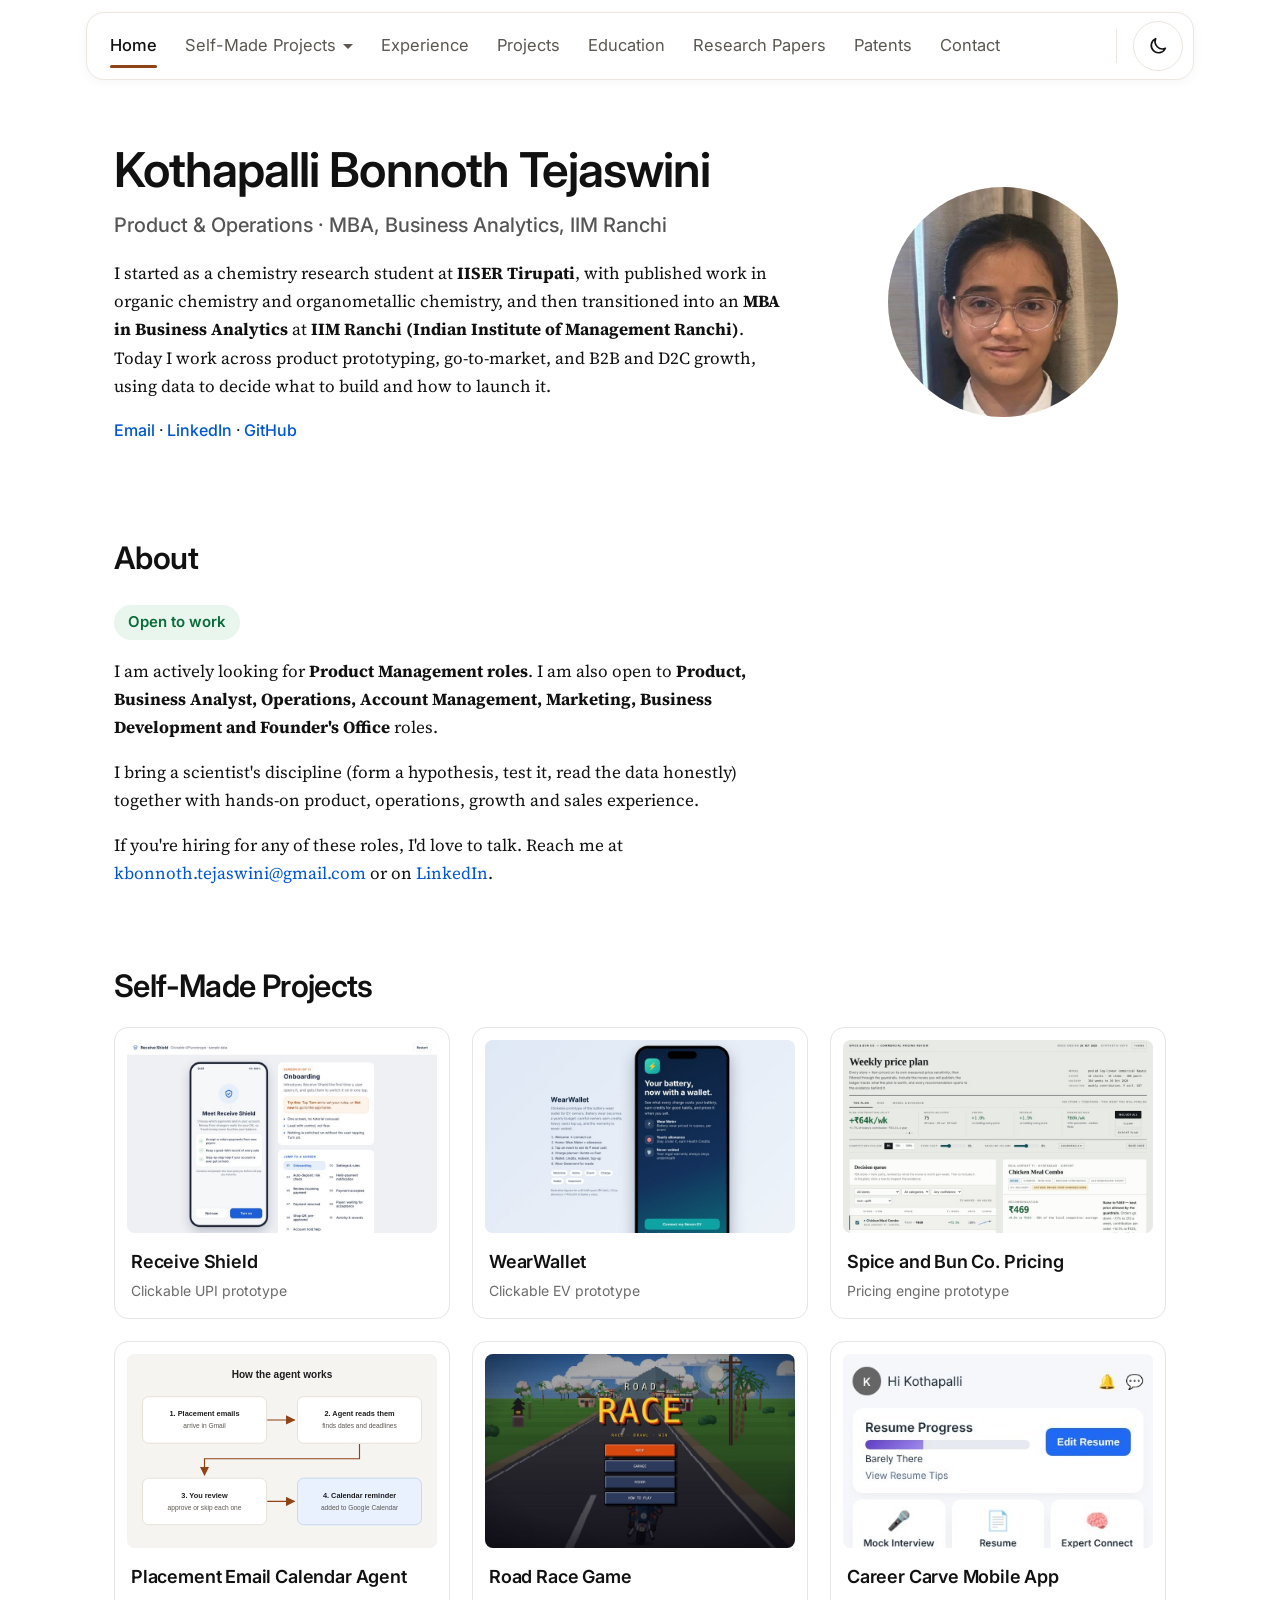
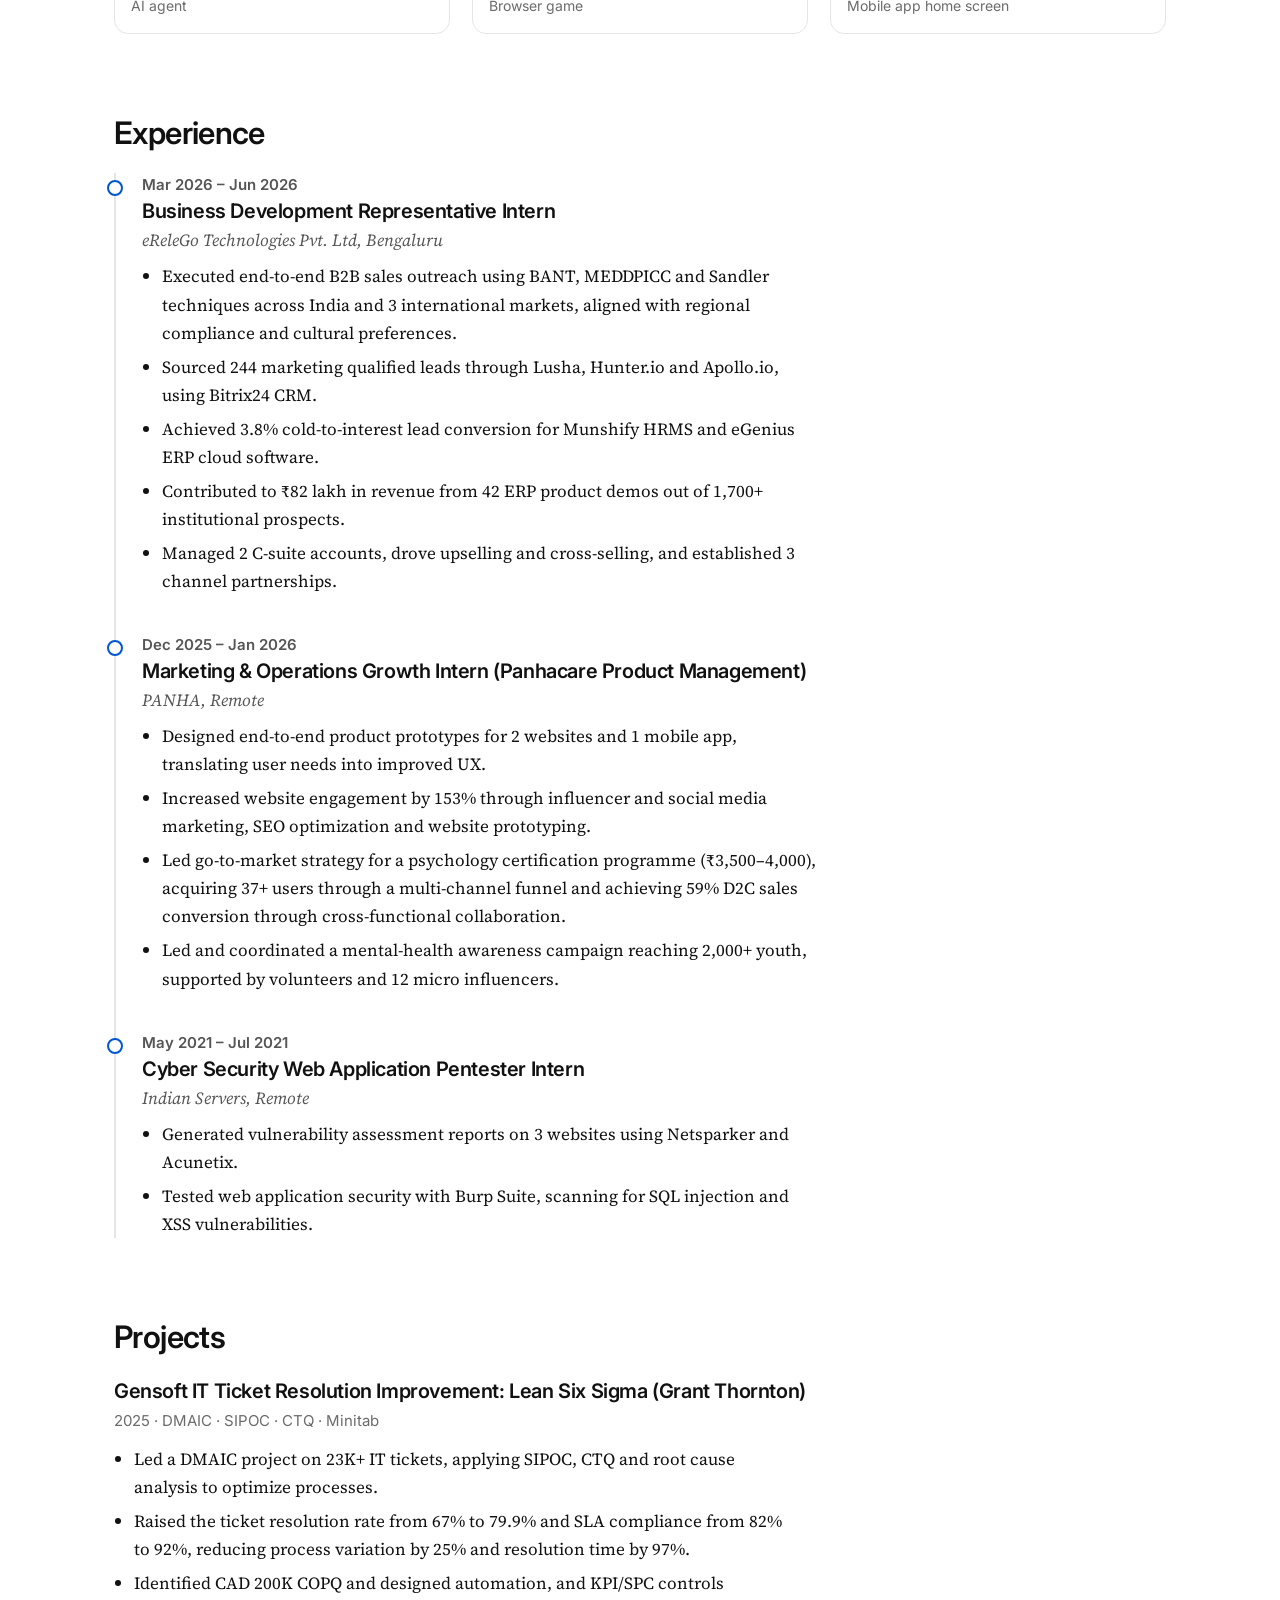
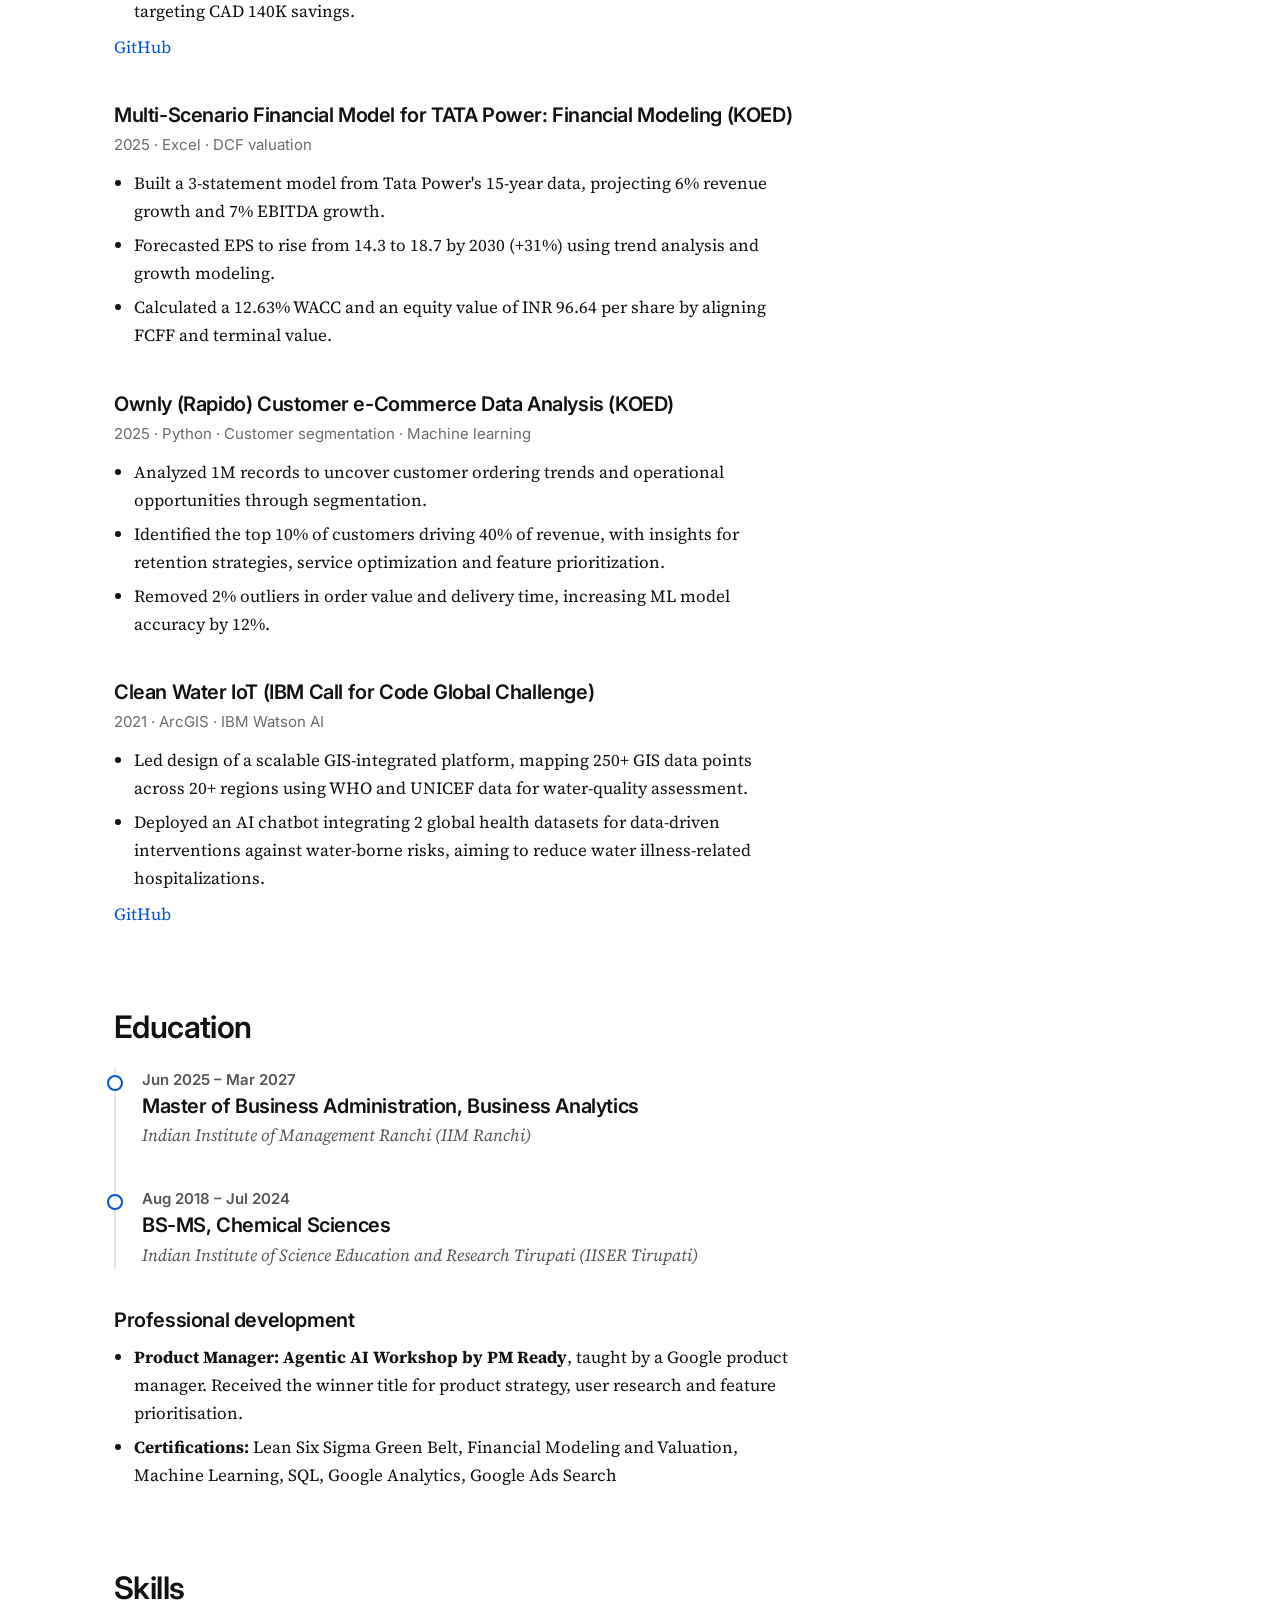
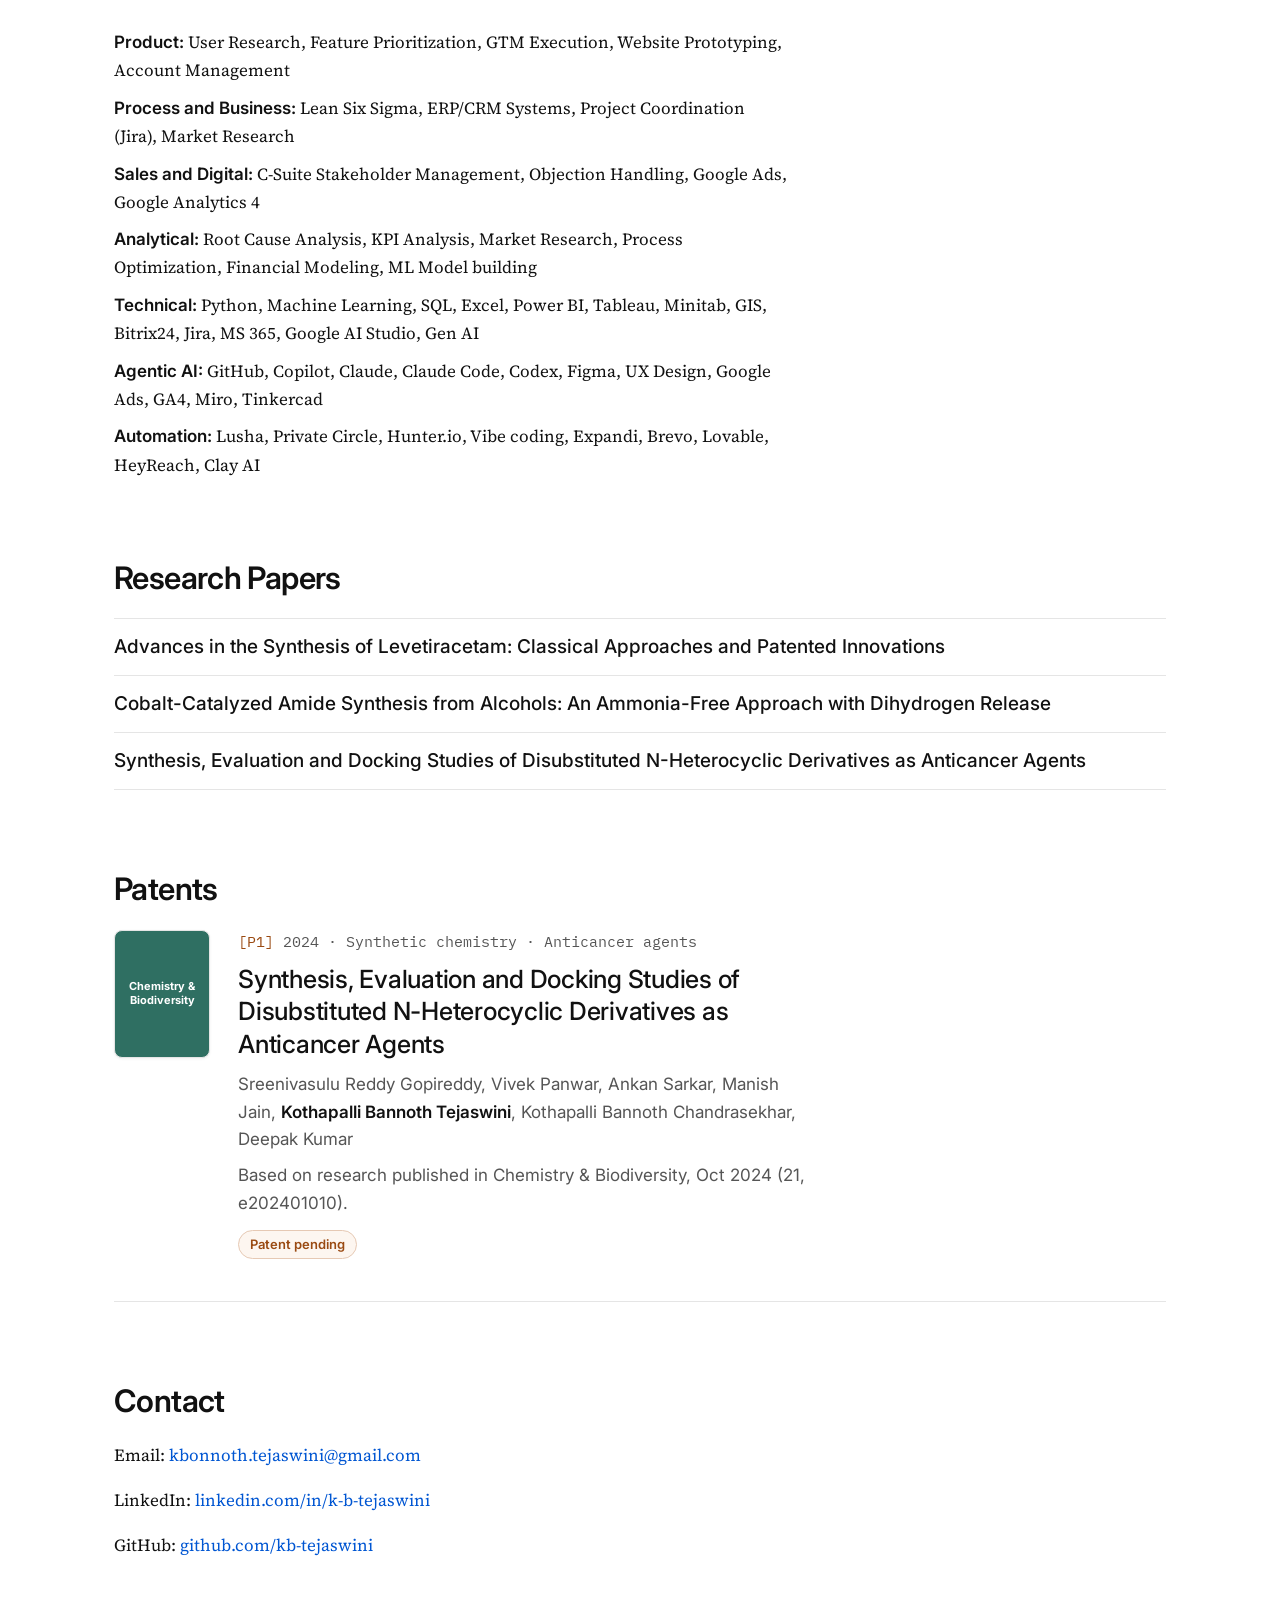
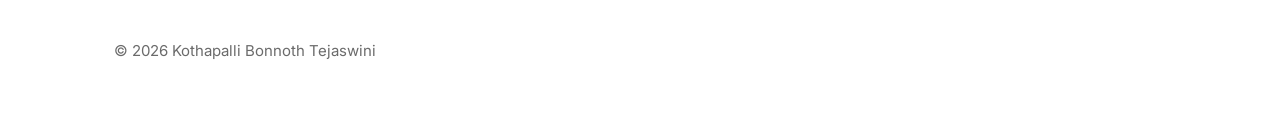
<file: index.html>
<!DOCTYPE html>
<html lang="en">
<head>
<meta charset="UTF-8">
<meta name="viewport" content="width=device-width, initial-scale=1">
<!-- Google Analytics -->
<script async src="https://www.googletagmanager.com/gtag/js?id=G-D5TFFX3FLD"></script>
<script>
  window.dataLayer = window.dataLayer || [];
  function gtag(){dataLayer.push(arguments);}
  gtag('js', new Date());
  gtag('config', 'G-D5TFFX3FLD');
</script>
<title>Kothapalli Bonnoth Tejaswini | Product Management</title>
<meta name="description" content="Kothapalli Bonnoth Tejaswini: MBA in Business Analytics at IIM Ranchi, chemist with published research, looking for product management roles.">
<link rel="preconnect" href="https://fonts.googleapis.com">
<link rel="preconnect" href="https://fonts.gstatic.com" crossorigin>
<link href="https://fonts.googleapis.com/css2?family=Inter:wght@400;500;600;700&family=Source+Serif+4:opsz,wght@8..60,400;8..60,500;8..60,600&family=IBM+Plex+Mono:wght@400&display=swap" rel="stylesheet">
<link rel="stylesheet" href="style.css">
<script>try{if(localStorage.getItem("theme")==="dark")document.documentElement.dataset.theme="dark"}catch(e){}</script>
</head>
<body>

<header class="topbar">
  <nav class="bar" aria-label="Main">
    <div class="navlinks">
      <a href="#home" data-sec="home" aria-current="page">Home</a>
      <details class="drop" id="drop">
        <summary>Self-Made Projects</summary>
        <div class="menu" id="menu"></div>
      </details>
      <a href="#experience" data-sec="experience">Experience</a>
      <a href="#projects" data-sec="projects">Projects</a>
      <a href="#education" data-sec="education">Education</a>
      <a href="research.html" data-sec="research">Research Papers</a>
      <a href="#patents" data-sec="patents">Patents</a>
      <a href="#contact" data-sec="contact">Contact</a>
    </div>
    <span class="sep" aria-hidden="true"></span>
    <button class="theme" id="theme" type="button" aria-label="Switch to dark mode"><svg class="moon" viewBox="0 0 24 24" fill="none" stroke="currentColor" stroke-width="1.8" stroke-linecap="round" stroke-linejoin="round"><path d="M20 14.5A8 8 0 0 1 9.5 4a8 8 0 1 0 10.5 10.5Z"/></svg><svg class="sun" viewBox="0 0 24 24" fill="none" stroke="currentColor" stroke-width="1.8" stroke-linecap="round"><circle cx="12" cy="12" r="4"/><path d="M12 2v2M12 20v2M4.9 4.9l1.4 1.4M17.7 17.7l1.4 1.4M2 12h2M20 12h2M4.9 19.1l1.4-1.4M17.7 6.3l1.4-1.4"/></svg></button>
  </nav>
</header>

<div class="container">

<div class="hero" id="home">
  <div>
    <h1>Kothapalli Bonnoth Tejaswini</h1>
    <p class="role">Product &amp; Operations · MBA, Business Analytics, IIM Ranchi</p>
    <p class="lede">I started as a chemistry research student at <b>IISER Tirupati</b>, with published work in organic chemistry and organometallic chemistry, and then transitioned into an <b>MBA in Business Analytics</b> at <b>IIM Ranchi (Indian Institute of Management Ranchi)</b>. Today I work across product prototyping, go-to-market, and B2B and D2C growth, using data to decide what to build and how to launch it.</p>
    <p class="links">
      <a href="mailto:kbonnoth.tejaswini@gmail.com">Email</a> ·
      <a href="https://www.linkedin.com/in/k-b-tejaswini" target="_blank" rel="noopener">LinkedIn</a> ·
      <a href="https://github.com/kb-tejaswini" target="_blank" rel="noopener">GitHub</a>
    </p>
  </div>
  <div class="photo">
    <span aria-hidden="true">KBT</span>
    <img src="profile.jpg" alt="Kothapalli Bonnoth Tejaswini" onerror="this.remove()">
  </div>
</div>

<div class="section" id="about">
  <h2>About</h2>
  <p><span class="open">Open to work</span></p>
  <p>I am actively looking for <b>Product Management roles</b>. I am also open to <b>Product, Business Analyst, Operations, Account Management, Marketing, Business Development and Founder's Office</b> roles.</p>
  <p>I bring a scientist's discipline (form a hypothesis, test it, read the data honestly) together with hands-on product, operations, growth and sales experience.</p>
  <p>If you're hiring for any of these roles, I'd love to talk. Reach me at <a href="mailto:kbonnoth.tejaswini@gmail.com">kbonnoth.tejaswini@gmail.com</a> or on <a href="https://www.linkedin.com/in/k-b-tejaswini" target="_blank" rel="noopener">LinkedIn</a>.</p>
</div>

<div class="section" id="selfmade">
  <h2>Self-Made Projects</h2>
  <div class="cards">
    <a class="card" href="projects.html#receive-shield">
      <span class="thumb"><img src="proj-receive.jpg" alt="" loading="lazy"></span>
      <span class="cname">Receive Shield</span>
      <span class="ckind">Clickable UPI prototype</span>
    </a>
    <a class="card" href="projects.html#wearwallet">
      <span class="thumb"><img src="proj-wear.jpg" alt="" loading="lazy"></span>
      <span class="cname">WearWallet</span>
      <span class="ckind">Clickable EV prototype</span>
    </a>
    <a class="card" href="projects.html#spice-and-bun">
      <span class="thumb"><img src="proj-spice.jpg" alt="" loading="lazy"></span>
      <span class="cname">Spice and Bun Co. Pricing</span>
      <span class="ckind">Pricing engine prototype</span>
    </a>
    <a class="card" href="projects.html#placement-agent">
      <span class="thumb"><img src="proj-placement.svg" alt="" loading="lazy"></span>
      <span class="cname">Placement Email Calendar Agent</span>
      <span class="ckind">AI agent</span>
    </a>
    <a class="card" href="projects.html#road-race">
      <span class="thumb"><img src="proj-road.jpg" alt="" loading="lazy"></span>
      <span class="cname">Road Race Game</span>
      <span class="ckind">Browser game</span>
    </a>
    <a class="card" href="projects.html#career-carve">
      <span class="thumb tall"><img src="proj-career.jpg" alt="" loading="lazy"></span>
      <span class="cname">Career Carve Mobile App</span>
      <span class="ckind">Mobile app home screen</span>
    </a>
  </div>
</div>

<div class="section" id="experience">
  <h2>Experience</h2>
  <div class="timeline">
    <div class="event">
      <div class="when">Mar 2026 – Jun 2026</div>
      <h3>Business Development Representative Intern</h3>
      <p class="org">eReleGo Technologies Pvt. Ltd, Bengaluru</p>
      <ul>
        <li>Executed end-to-end B2B sales outreach using BANT, MEDDPICC and Sandler techniques across India and 3 international markets, aligned with regional compliance and cultural preferences.</li>
        <li>Sourced 244 marketing qualified leads through Lusha, Hunter.io and Apollo.io, using Bitrix24 CRM.</li>
        <li>Achieved 3.8% cold-to-interest lead conversion for Munshify HRMS and eGenius ERP cloud software.</li>
        <li>Contributed to ₹82 lakh in revenue from 42 ERP product demos out of 1,700+ institutional prospects.</li>
        <li>Managed 2 C-suite accounts, drove upselling and cross-selling, and established 3 channel partnerships.</li>
      </ul>
    </div>
    <div class="event">
      <div class="when">Dec 2025 – Jan 2026</div>
      <h3>Marketing &amp; Operations Growth Intern (Panhacare Product Management)</h3>
      <p class="org">PANHA, Remote</p>
      <ul>
        <li>Designed end-to-end product prototypes for 2 websites and 1 mobile app, translating user needs into improved UX.</li>
        <li>Increased website engagement by 153% through influencer and social media marketing, SEO optimization and website prototyping.</li>
        <li>Led go-to-market strategy for a psychology certification programme (₹3,500–4,000), acquiring 37+ users through a multi-channel funnel and achieving 59% D2C sales conversion through cross-functional collaboration.</li>
        <li>Led and coordinated a mental-health awareness campaign reaching 2,000+ youth, supported by volunteers and 12 micro influencers.</li>
      </ul>
    </div>
    <div class="event">
      <div class="when">May 2021 – Jul 2021</div>
      <h3>Cyber Security Web Application Pentester Intern</h3>
      <p class="org">Indian Servers, Remote</p>
      <ul>
        <li>Generated vulnerability assessment reports on 3 websites using Netsparker and Acunetix.</li>
        <li>Tested web application security with Burp Suite, scanning for SQL injection and XSS vulnerabilities.</li>
      </ul>
    </div>
  </div>
</div>

<div class="section" id="projects">
  <h2>Projects</h2>
  <div class="project">
    <h3>Gensoft IT Ticket Resolution Improvement: Lean Six Sigma (Grant Thornton)</h3>
    <div class="tags">2025 · DMAIC · SIPOC · CTQ · Minitab</div>
    <ul>
      <li>Led a DMAIC project on 23K+ IT tickets, applying SIPOC, CTQ and root cause analysis to optimize processes.</li>
      <li>Raised the ticket resolution rate from 67% to 79.9% and SLA compliance from 82% to 92%, reducing process variation by 25% and resolution time by 97%.</li>
      <li>Identified CAD 200K COPQ and designed automation, and KPI/SPC controls targeting CAD 140K savings.</li>
    </ul>
    <p class="meta" style="margin-top:.5rem"><a href="https://github.com/kb-tejaswini/Lean-Six-Sigma---Ticket-Resolution" target="_blank" rel="noopener">GitHub</a></p>
  </div>
  <div class="project">
    <h3>Multi-Scenario Financial Model for TATA Power: Financial Modeling (KOED)</h3>
    <div class="tags">2025 · Excel · DCF valuation</div>
    <ul>
      <li>Built a 3-statement model from Tata Power's 15-year data, projecting 6% revenue growth and 7% EBITDA growth.</li>
      <li>Forecasted EPS to rise from 14.3 to 18.7 by 2030 (+31%) using trend analysis and growth modeling.</li>
      <li>Calculated a 12.63% WACC and an equity value of INR 96.64 per share by aligning FCFF and terminal value.</li>
    </ul>
  </div>
  <div class="project">
    <h3>Ownly (Rapido) Customer e-Commerce Data Analysis (KOED)</h3>
    <div class="tags">2025 · Python · Customer segmentation · Machine learning</div>
    <ul>
      <li>Analyzed 1M records to uncover customer ordering trends and operational opportunities through segmentation.</li>
      <li>Identified the top 10% of customers driving 40% of revenue, with insights for retention strategies, service optimization and feature prioritization.</li>
      <li>Removed 2% outliers in order value and delivery time, increasing ML model accuracy by 12%.</li>
    </ul>
  </div>
  <div class="project">
    <h3>Clean Water IoT (IBM Call for Code Global Challenge)</h3>
    <div class="tags">2021 · ArcGIS · IBM Watson AI</div>
    <ul>
      <li>Led design of a scalable GIS-integrated platform, mapping 250+ GIS data points across 20+ regions using WHO and UNICEF data for water-quality assessment.</li>
      <li>Deployed an AI chatbot integrating 2 global health datasets for data-driven interventions against water-borne risks, aiming to reduce water illness-related hospitalizations.</li>
    </ul>
    <p class="meta" style="margin-top:.5rem"><a href="https://github.com/kb-tejaswini/CleanWaterIOT" target="_blank" rel="noopener">GitHub</a></p>
  </div>
</div>

<div class="section" id="education">
  <h2>Education</h2>
  <div class="timeline">
    <div class="event">
      <div class="when">Jun 2025 – Mar 2027</div>
      <h3>Master of Business Administration, Business Analytics</h3>
      <p class="org">Indian Institute of Management Ranchi (IIM Ranchi)</p>
    </div>
    <div class="event">
      <div class="when">Aug 2018 – Jul 2024</div>
      <h3>BS-MS, Chemical Sciences</h3>
      <p class="org">Indian Institute of Science Education and Research Tirupati (IISER Tirupati)</p>
    </div>
  </div>
  <h3 style="margin-top:1rem">Professional development</h3>
  <ul style="margin-top:.6rem">
    <li><b>Product Manager: Agentic AI Workshop by PM Ready</b>, taught by a Google product manager. Received the winner title for product strategy, user research and feature prioritisation.</li>
    <li><b>Certifications:</b> Lean Six Sigma Green Belt, Financial Modeling and Valuation, Machine Learning, SQL, Google Analytics, Google Ads Search</li>
  </ul>
</div>

<div class="section skills" id="skills">
  <h2>Skills</h2>
  <p><b>Product:</b> User Research, Feature Prioritization, GTM Execution, Website Prototyping, Account Management</p>
  <p><b>Process and Business:</b> Lean Six Sigma, ERP/CRM Systems, Project Coordination (Jira), Market Research</p>
  <p><b>Sales and Digital:</b> C-Suite Stakeholder Management, Objection Handling, Google Ads, Google Analytics 4</p>
  <p><b>Analytical:</b> Root Cause Analysis, KPI Analysis, Market Research, Process Optimization, Financial Modeling, ML Model building</p>
  <p><b>Technical:</b> Python, Machine Learning, SQL, Excel, Power BI, Tableau, Minitab, GIS, Bitrix24, Jira, MS 365, Google AI Studio, Gen AI</p>
  <p><b>Agentic AI:</b> GitHub, Copilot, Claude, Claude Code, Codex, Figma, UX Design, Google Ads, GA4, Miro, Tinkercad</p>
  <p><b>Automation:</b> Lusha, Private Circle, Hunter.io, Vibe coding, Expandi, Brevo, Lovable, HeyReach, Clay AI</p>
</div>

<div class="section" id="research">
  <h2>Research Papers</h2>
  <ul class="names">
    <li><a href="research.html#p3">Advances in the Synthesis of Levetiracetam: Classical Approaches and Patented Innovations</a></li>
    <li><a href="research.html#p2">Cobalt-Catalyzed Amide Synthesis from Alcohols: An Ammonia-Free Approach with Dihydrogen Release</a></li>
    <li><a href="research.html#p1">Synthesis, Evaluation and Docking Studies of Disubstituted N-Heterocyclic Derivatives as Anticancer Agents</a></li>
  </ul>
</div>

<div class="section" id="patents">
  <h2>Patents</h2>
  <article class="pub">
    <div class="cover text" aria-label="Chemistry & Biodiversity">Chemistry &amp; Biodiversity</div>
    <div>
      <p class="pmeta"><span class="n">[P1]</span> 2024 · Synthetic chemistry · Anticancer agents</p>
      <h3 class="ptitle"><a href="https://doi.org/10.1002/cbdv.202401010" target="_blank" rel="noopener">Synthesis, Evaluation and Docking Studies of Disubstituted N-Heterocyclic Derivatives as Anticancer Agents</a></h3>
      <p class="authors">Sreenivasulu Reddy Gopireddy, Vivek Panwar, Ankan Sarkar, Manish Jain, <b>Kothapalli Bannoth Tejaswini</b>, Kothapalli Bannoth Chandrasekhar, Deepak Kumar</p>
      <p class="authors" style="margin-top:.6rem">Based on research published in Chemistry &amp; Biodiversity, Oct 2024 (21, e202401010).</p>
      <span class="badge">Patent pending</span>
    </div>
  </article>
</div>

<div class="section" id="contact">
  <h2>Contact</h2>
  <p>Email: <a href="mailto:kbonnoth.tejaswini@gmail.com">kbonnoth.tejaswini@gmail.com</a></p>
  <p>LinkedIn: <a href="https://www.linkedin.com/in/k-b-tejaswini" target="_blank" rel="noopener">linkedin.com/in/k-b-tejaswini</a></p>
  <p>GitHub: <a href="https://github.com/kb-tejaswini" target="_blank" rel="noopener">github.com/kb-tejaswini</a></p>
</div>

<footer>© 2026 Kothapalli Bonnoth Tejaswini</footer>
</div>

<script src="site.js"></script>
</body>
</html>
</file>
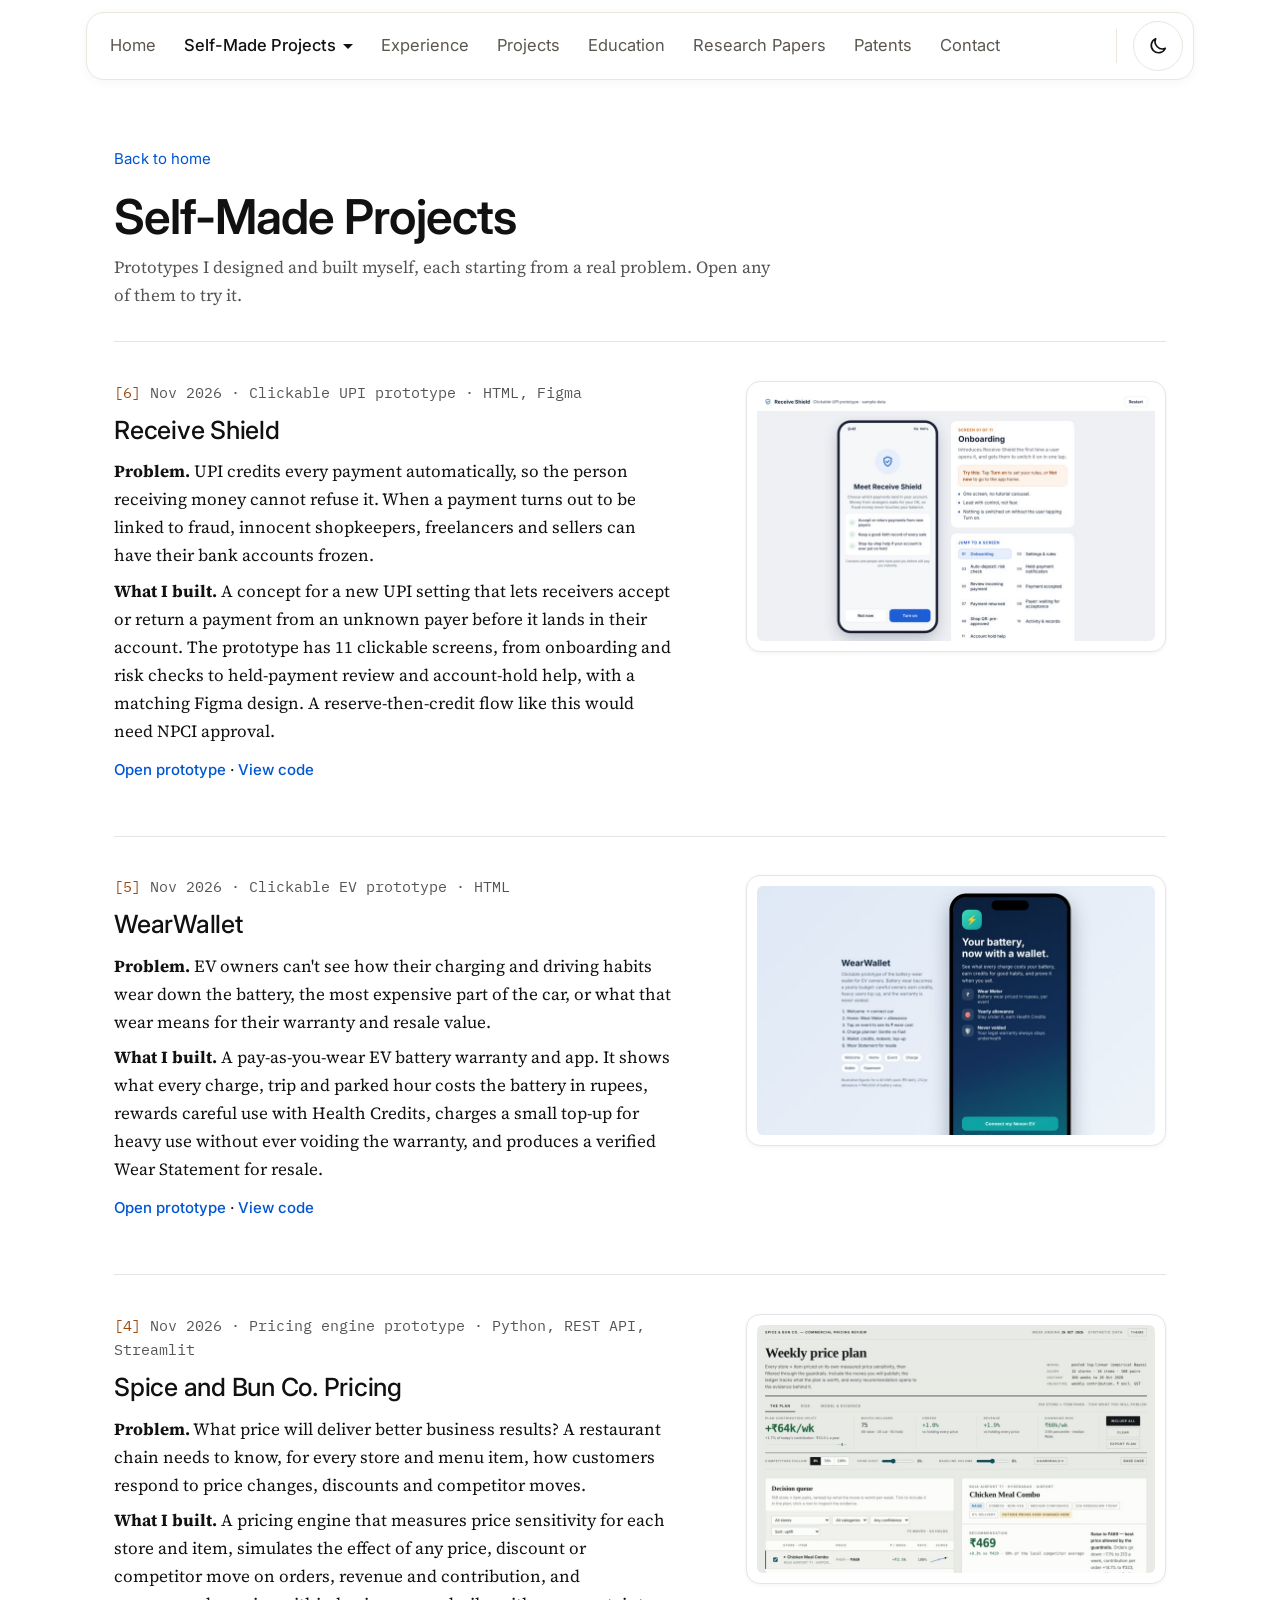
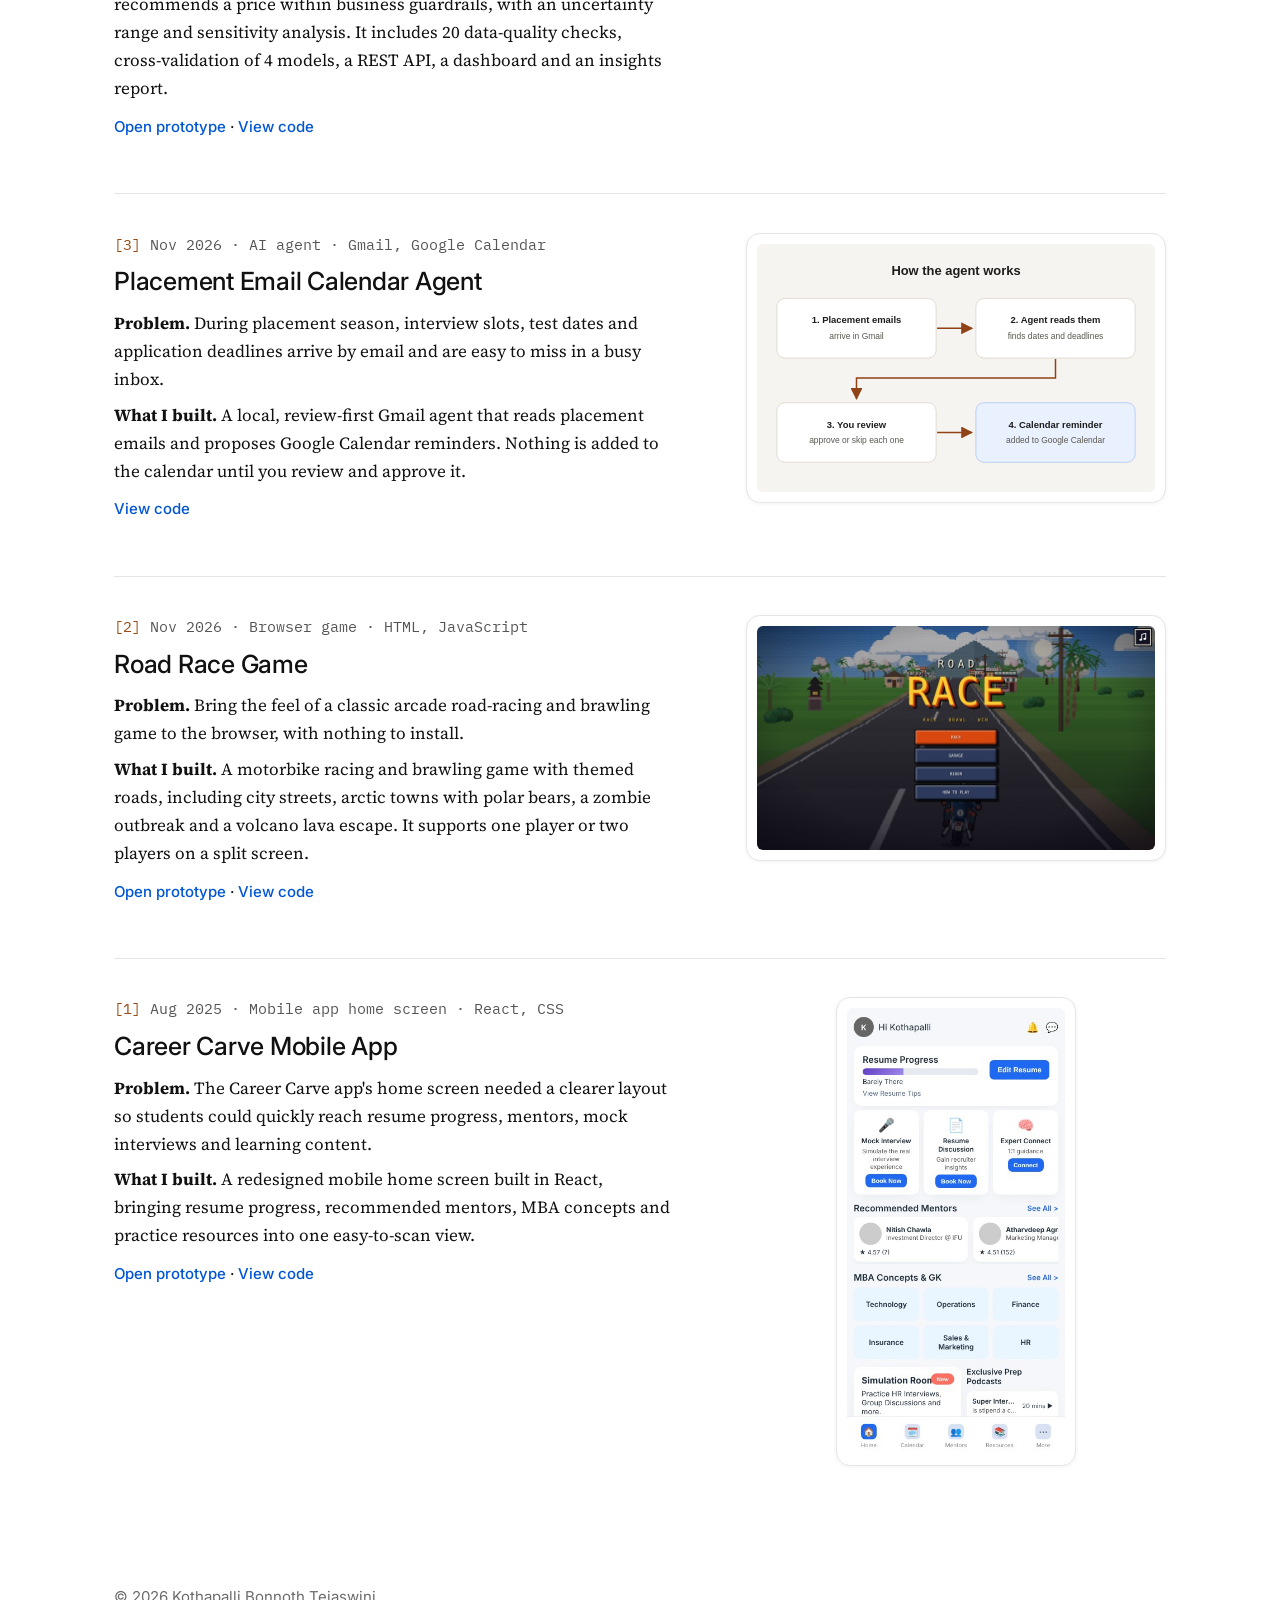
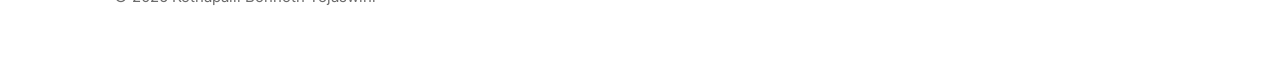
<file: projects.html>
<!DOCTYPE html>
<html lang="en">
<head>
<meta charset="UTF-8">
<meta name="viewport" content="width=device-width, initial-scale=1">
<!-- Google Analytics -->
<script async src="https://www.googletagmanager.com/gtag/js?id=G-D5TFFX3FLD"></script>
<script>
  window.dataLayer = window.dataLayer || [];
  function gtag(){dataLayer.push(arguments);}
  gtag('js', new Date());
  gtag('config', 'G-D5TFFX3FLD');
</script>
<title>Self-Made Projects | Kothapalli Bonnoth Tejaswini</title>
<meta name="description" content="Kothapalli Bonnoth Tejaswini: MBA in Business Analytics at IIM Ranchi, chemist with published research, looking for product management roles.">
<link rel="preconnect" href="https://fonts.googleapis.com">
<link rel="preconnect" href="https://fonts.gstatic.com" crossorigin>
<link href="https://fonts.googleapis.com/css2?family=Inter:wght@400;500;600;700&family=Source+Serif+4:opsz,wght@8..60,400;8..60,500;8..60,600&family=IBM+Plex+Mono:wght@400&display=swap" rel="stylesheet">
<link rel="stylesheet" href="style.css">
<script>try{if(localStorage.getItem("theme")==="dark")document.documentElement.dataset.theme="dark"}catch(e){}</script>
</head>
<body>

<header class="topbar">
  <nav class="bar" aria-label="Main">
    <div class="navlinks">
      <a href="index.html#home" data-sec="home">Home</a>
      <details class="drop" id="drop">
        <summary class="cur">Self-Made Projects</summary>
        <div class="menu" id="menu"></div>
      </details>
      <a href="index.html#experience" data-sec="experience">Experience</a>
      <a href="index.html#projects" data-sec="projects">Projects</a>
      <a href="index.html#education" data-sec="education">Education</a>
      <a href="research.html" data-sec="research">Research Papers</a>
      <a href="index.html#patents" data-sec="patents">Patents</a>
      <a href="index.html#contact" data-sec="contact">Contact</a>
    </div>
    <span class="sep" aria-hidden="true"></span>
    <button class="theme" id="theme" type="button" aria-label="Switch to dark mode"><svg class="moon" viewBox="0 0 24 24" fill="none" stroke="currentColor" stroke-width="1.8" stroke-linecap="round" stroke-linejoin="round"><path d="M20 14.5A8 8 0 0 1 9.5 4a8 8 0 1 0 10.5 10.5Z"/></svg><svg class="sun" viewBox="0 0 24 24" fill="none" stroke="currentColor" stroke-width="1.8" stroke-linecap="round"><circle cx="12" cy="12" r="4"/><path d="M12 2v2M12 20v2M4.9 4.9l1.4 1.4M17.7 17.7l1.4 1.4M2 12h2M20 12h2M4.9 19.1l1.4-1.4M17.7 6.3l1.4-1.4"/></svg></button>
  </nav>
</header>

<div class="container">
<div id="selfmade">
  <a class="back" href="index.html">Back to home</a>
  <h1>Self-Made Projects</h1>
  <p class="intro">Prototypes I designed and built myself, each starting from a real problem. Open any of them to try it.</p>
  <article class="sm" id="receive-shield">
    <div>
      <p class="pmeta"><span class="n">[6]</span> Nov 2026 · Clickable UPI prototype · HTML, Figma</p>
      <h3 class="ptitle"><a href="https://kb-tejaswini.github.io/Receive-Shield/" target="_blank" rel="noopener">Receive Shield</a></h3>
      <p class="meta"><b>Problem.</b> UPI credits every payment automatically, so the person receiving money cannot refuse it. When a payment turns out to be linked to fraud, innocent shopkeepers, freelancers and sellers can have their bank accounts frozen.</p>
      <p class="meta"><b>What I built.</b> A concept for a new UPI setting that lets receivers accept or return a payment from an unknown payer before it lands in their account. The prototype has 11 clickable screens, from onboarding and risk checks to held-payment review and account-hold help, with a matching Figma design. A reserve-then-credit flow like this would need NPCI approval.</p>
      <p class="plinks"><a href="https://kb-tejaswini.github.io/Receive-Shield/" target="_blank" rel="noopener">Open prototype</a> · <a href="https://github.com/kb-tejaswini/Receive-Shield" target="_blank" rel="noopener">View code</a></p>
    </div>
    <a class="shot" href="https://kb-tejaswini.github.io/Receive-Shield/" target="_blank" rel="noopener"><img src="proj-receive.jpg" alt="Screenshot of Receive Shield"></a>
  </article>
  <article class="sm" id="wearwallet">
    <div>
      <p class="pmeta"><span class="n">[5]</span> Nov 2026 · Clickable EV prototype · HTML</p>
      <h3 class="ptitle"><a href="https://kb-tejaswini.github.io/EV-WearWallet/" target="_blank" rel="noopener">WearWallet</a></h3>
      <p class="meta"><b>Problem.</b> EV owners can't see how their charging and driving habits wear down the battery, the most expensive part of the car, or what that wear means for their warranty and resale value.</p>
      <p class="meta"><b>What I built.</b> A pay-as-you-wear EV battery warranty and app. It shows what every charge, trip and parked hour costs the battery in rupees, rewards careful use with Health Credits, charges a small top-up for heavy use without ever voiding the warranty, and produces a verified Wear Statement for resale.</p>
      <p class="plinks"><a href="https://kb-tejaswini.github.io/EV-WearWallet/" target="_blank" rel="noopener">Open prototype</a> · <a href="https://github.com/kb-tejaswini/EV-WearWallet" target="_blank" rel="noopener">View code</a></p>
    </div>
    <a class="shot" href="https://kb-tejaswini.github.io/EV-WearWallet/" target="_blank" rel="noopener"><img src="proj-wear.jpg" alt="Screenshot of WearWallet"></a>
  </article>
  <article class="sm" id="spice-and-bun">
    <div>
      <p class="pmeta"><span class="n">[4]</span> Nov 2026 · Pricing engine prototype · Python, REST API, Streamlit</p>
      <h3 class="ptitle"><a href="https://kb-tejaswini.github.io/Spice-and-Bun-Co-Pricing-Prototype/START-HERE_price_plan%20Prototype.html" target="_blank" rel="noopener">Spice and Bun Co. Pricing</a></h3>
      <p class="meta"><b>Problem.</b> What price will deliver better business results? A restaurant chain needs to know, for every store and menu item, how customers respond to price changes, discounts and competitor moves.</p>
      <p class="meta"><b>What I built.</b> A pricing engine that measures price sensitivity for each store and item, simulates the effect of any price, discount or competitor move on orders, revenue and contribution, and recommends a price within business guardrails, with an uncertainty range and sensitivity analysis. It includes 20 data-quality checks, cross-validation of 4 models, a REST API, a dashboard and an insights report.</p>
      <p class="plinks"><a href="https://kb-tejaswini.github.io/Spice-and-Bun-Co-Pricing-Prototype/START-HERE_price_plan%20Prototype.html" target="_blank" rel="noopener">Open prototype</a> · <a href="https://github.com/kb-tejaswini/Spice-and-Bun-Co-Pricing-Prototype" target="_blank" rel="noopener">View code</a></p>
    </div>
    <a class="shot" href="https://kb-tejaswini.github.io/Spice-and-Bun-Co-Pricing-Prototype/START-HERE_price_plan%20Prototype.html" target="_blank" rel="noopener"><img src="proj-spice.jpg" alt="Screenshot of Spice and Bun Co. Pricing"></a>
  </article>
  <article class="sm" id="placement-agent">
    <div>
      <p class="pmeta"><span class="n">[3]</span> Nov 2026 · AI agent · Gmail, Google Calendar</p>
      <h3 class="ptitle"><a href="https://github.com/kb-tejaswini/placement-email-calendar-agent" target="_blank" rel="noopener">Placement Email Calendar Agent</a></h3>
      <p class="meta"><b>Problem.</b> During placement season, interview slots, test dates and application deadlines arrive by email and are easy to miss in a busy inbox.</p>
      <p class="meta"><b>What I built.</b> A local, review-first Gmail agent that reads placement emails and proposes Google Calendar reminders. Nothing is added to the calendar until you review and approve it.</p>
      <p class="plinks"><a href="https://github.com/kb-tejaswini/placement-email-calendar-agent" target="_blank" rel="noopener">View code</a></p>
    </div>
    <a class="shot" href="https://github.com/kb-tejaswini/placement-email-calendar-agent" target="_blank" rel="noopener"><img src="proj-placement.svg" alt="Diagram: placement emails arrive in Gmail, the agent finds dates, you review, and a Google Calendar reminder is added"></a>
  </article>
  <article class="sm" id="road-race">
    <div>
      <p class="pmeta"><span class="n">[2]</span> Nov 2026 · Browser game · HTML, JavaScript</p>
      <h3 class="ptitle"><a href="https://kb-tejaswini.github.io/Road-Race-Game/" target="_blank" rel="noopener">Road Race Game</a></h3>
      <p class="meta"><b>Problem.</b> Bring the feel of a classic arcade road-racing and brawling game to the browser, with nothing to install.</p>
      <p class="meta"><b>What I built.</b> A motorbike racing and brawling game with themed roads, including city streets, arctic towns with polar bears, a zombie outbreak and a volcano lava escape. It supports one player or two players on a split screen.</p>
      <p class="plinks"><a href="https://kb-tejaswini.github.io/Road-Race-Game/" target="_blank" rel="noopener">Open prototype</a> · <a href="https://github.com/kb-tejaswini/Road-Race-Game" target="_blank" rel="noopener">View code</a></p>
    </div>
    <a class="shot" href="https://kb-tejaswini.github.io/Road-Race-Game/" target="_blank" rel="noopener"><img src="proj-road.jpg" alt="Screenshot of Road Race Game"></a>
  </article>
  <article class="sm" id="career-carve">
    <div>
      <p class="pmeta"><span class="n">[1]</span> Aug 2025 · Mobile app home screen · React, CSS</p>
      <h3 class="ptitle"><a href="https://kb-tejaswini.github.io/Mobile-App-Dev/" target="_blank" rel="noopener">Career Carve Mobile App</a></h3>
      <p class="meta"><b>Problem.</b> The Career Carve app's home screen needed a clearer layout so students could quickly reach resume progress, mentors, mock interviews and learning content.</p>
      <p class="meta"><b>What I built.</b> A redesigned mobile home screen built in React, bringing resume progress, recommended mentors, MBA concepts and practice resources into one easy-to-scan view.</p>
      <p class="plinks"><a href="https://kb-tejaswini.github.io/Mobile-App-Dev/" target="_blank" rel="noopener">Open prototype</a> · <a href="https://github.com/kb-tejaswini/Mobile-App-Dev" target="_blank" rel="noopener">View code</a></p>
    </div>
    <a class="shot phone" href="https://kb-tejaswini.github.io/Mobile-App-Dev/" target="_blank" rel="noopener"><img src="proj-career.jpg" alt="Screenshot of Career Carve Mobile App"></a>
  </article>
</div>
<footer>© 2026 Kothapalli Bonnoth Tejaswini</footer>
</div>

<script src="site.js"></script>
</body>
</html>
</file>
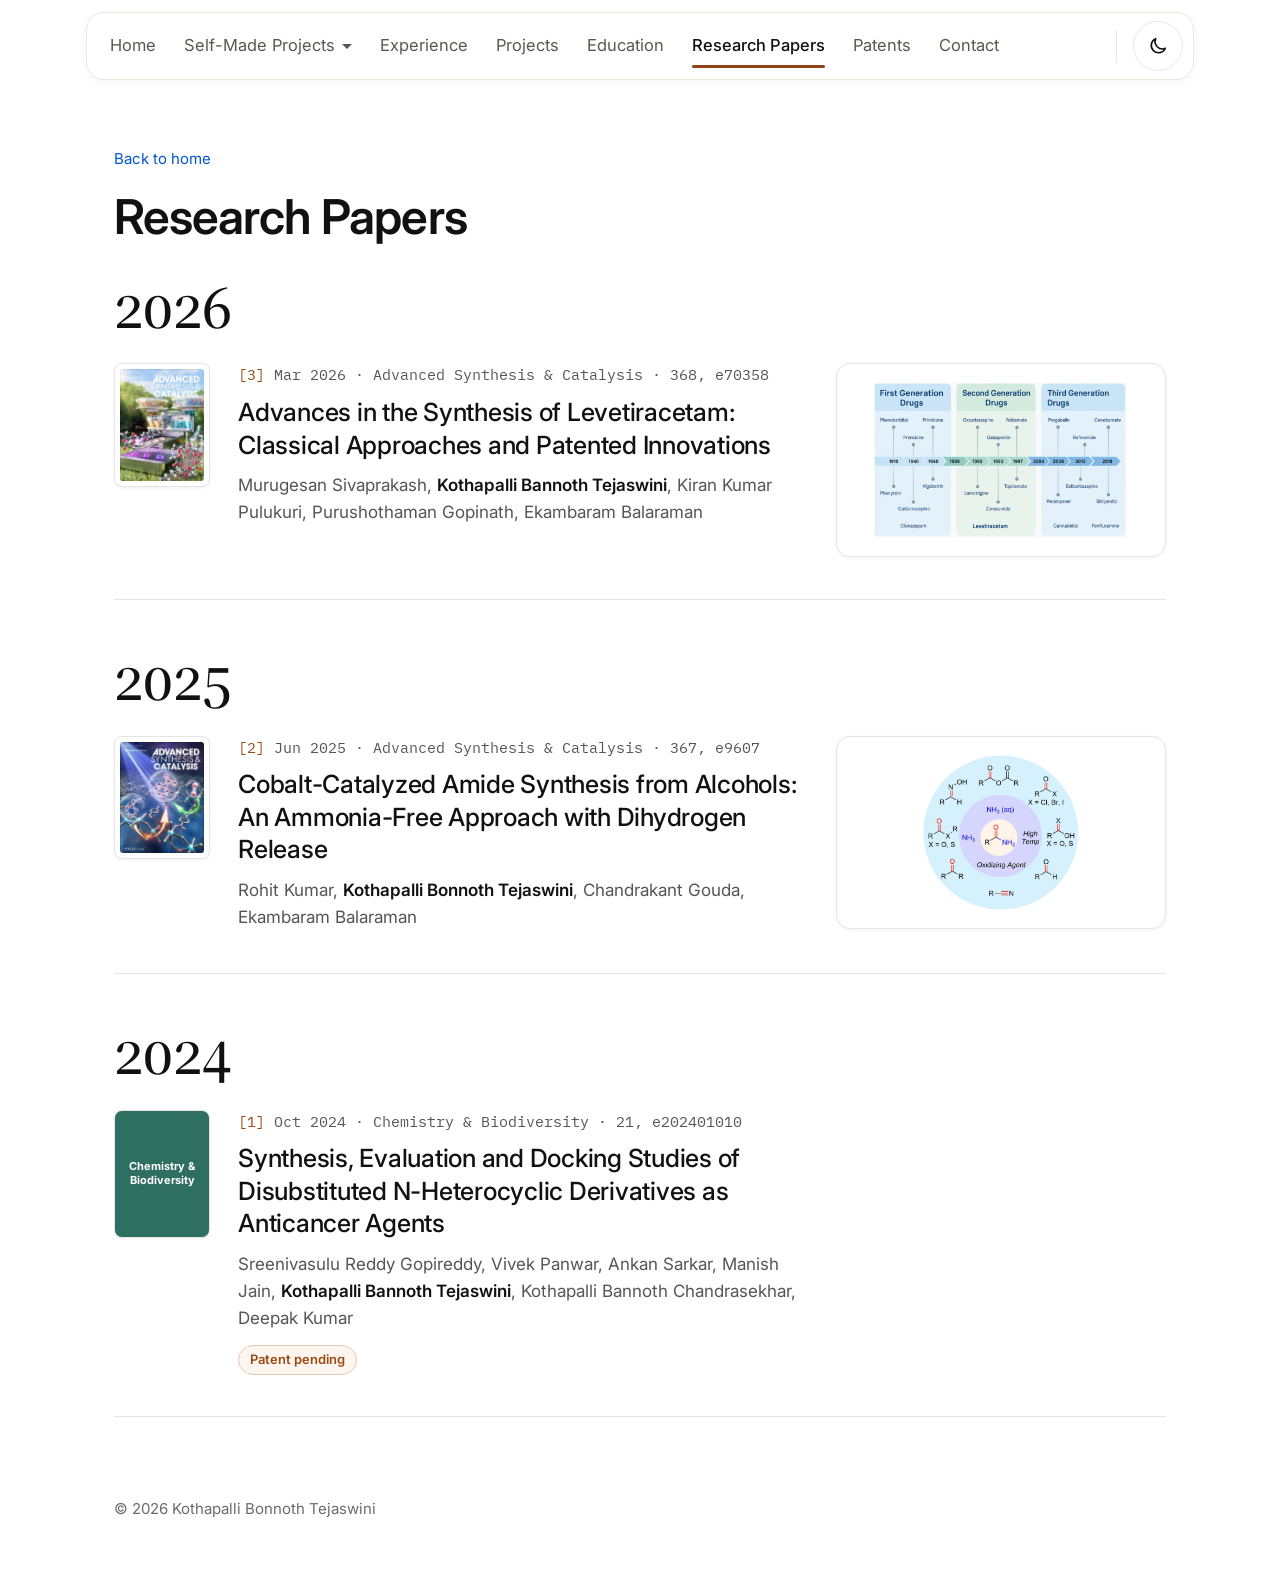
<file: research.html>
<!DOCTYPE html>
<html lang="en">
<head>
<meta charset="UTF-8">
<meta name="viewport" content="width=device-width, initial-scale=1">
<!-- Google Analytics -->
<script async src="https://www.googletagmanager.com/gtag/js?id=G-D5TFFX3FLD"></script>
<script>
  window.dataLayer = window.dataLayer || [];
  function gtag(){dataLayer.push(arguments);}
  gtag('js', new Date());
  gtag('config', 'G-D5TFFX3FLD');
</script>
<title>Research Papers | Kothapalli Bonnoth Tejaswini</title>
<meta name="description" content="Kothapalli Bonnoth Tejaswini: MBA in Business Analytics at IIM Ranchi, chemist with published research, looking for product management roles.">
<link rel="preconnect" href="https://fonts.googleapis.com">
<link rel="preconnect" href="https://fonts.gstatic.com" crossorigin>
<link href="https://fonts.googleapis.com/css2?family=Inter:wght@400;500;600;700&family=Source+Serif+4:opsz,wght@8..60,400;8..60,500;8..60,600&family=IBM+Plex+Mono:wght@400&display=swap" rel="stylesheet">
<link rel="stylesheet" href="style.css">
<script>try{if(localStorage.getItem("theme")==="dark")document.documentElement.dataset.theme="dark"}catch(e){}</script>
</head>
<body>

<header class="topbar">
  <nav class="bar" aria-label="Main">
    <div class="navlinks">
      <a href="index.html#home" data-sec="home">Home</a>
      <details class="drop" id="drop">
        <summary>Self-Made Projects</summary>
        <div class="menu" id="menu"></div>
      </details>
      <a href="index.html#experience" data-sec="experience">Experience</a>
      <a href="index.html#projects" data-sec="projects">Projects</a>
      <a href="index.html#education" data-sec="education">Education</a>
      <a href="research.html" data-sec="research" aria-current="page">Research Papers</a>
      <a href="index.html#patents" data-sec="patents">Patents</a>
      <a href="index.html#contact" data-sec="contact">Contact</a>
    </div>
    <span class="sep" aria-hidden="true"></span>
    <button class="theme" id="theme" type="button" aria-label="Switch to dark mode"><svg class="moon" viewBox="0 0 24 24" fill="none" stroke="currentColor" stroke-width="1.8" stroke-linecap="round" stroke-linejoin="round"><path d="M20 14.5A8 8 0 0 1 9.5 4a8 8 0 1 0 10.5 10.5Z"/></svg><svg class="sun" viewBox="0 0 24 24" fill="none" stroke="currentColor" stroke-width="1.8" stroke-linecap="round"><circle cx="12" cy="12" r="4"/><path d="M12 2v2M12 20v2M4.9 4.9l1.4 1.4M17.7 17.7l1.4 1.4M2 12h2M20 12h2M4.9 19.1l1.4-1.4M17.7 6.3l1.4-1.4"/></svg></button>
  </nav>
</header>

<div class="container">

<div id="research">
  <a class="back" href="index.html">Back to home</a>
  <h1>Research Papers</h1>

  <div class="year"><b>2026</b></div>
  <article class="pub" id="p3">
    <div class="cover"><img src="cover-2026.png" alt="Advanced Synthesis & Catalysis journal cover"></div>
    <div>
      <p class="pmeta"><span class="n">[3]</span> Mar 2026 · Advanced Synthesis &amp; Catalysis · 368, e70358</p>
      <h3 class="ptitle"><a href="https://doi.org/10.1002/adsc.70358" target="_blank" rel="noopener">Advances in the Synthesis of Levetiracetam: Classical Approaches and Patented Innovations</a></h3>
      <p class="authors">Murugesan Sivaprakash, <b>Kothapalli Bannoth Tejaswini</b>, Kiran Kumar Pulukuri, Purushothaman Gopinath, Ekambaram Balaraman</p>
    </div>
    <div class="toc"><img src="toc-2026.png" alt="Graphical abstract: timeline of first, second and third generation antiepileptic drugs"></div>
  </article>

  <div class="year"><b>2025</b></div>
  <article class="pub" id="p2">
    <div class="cover"><img src="cover-2025.png" alt="Advanced Synthesis & Catalysis journal cover"></div>
    <div>
      <p class="pmeta"><span class="n">[2]</span> Jun 2025 · Advanced Synthesis &amp; Catalysis · 367, e9607</p>
      <h3 class="ptitle"><a href="https://doi.org/10.1002/adsc.9607" target="_blank" rel="noopener">Cobalt-Catalyzed Amide Synthesis from Alcohols: An Ammonia-Free Approach with Dihydrogen Release</a></h3>
      <p class="authors">Rohit Kumar, <b>Kothapalli Bonnoth Tejaswini</b>, Chandrakant Gouda, Ekambaram Balaraman</p>
    </div>
    <div class="toc"><img src="toc-2025.png" alt="Graphical abstract: routes to primary amides around a central amide"></div>
  </article>

  <div class="year"><b>2024</b></div>
  <article class="pub" id="p1">
    <div class="cover text" aria-label="Chemistry & Biodiversity">Chemistry &amp; Biodiversity</div>
    <div>
      <p class="pmeta"><span class="n">[1]</span> Oct 2024 · Chemistry &amp; Biodiversity · 21, e202401010</p>
      <h3 class="ptitle"><a href="https://doi.org/10.1002/cbdv.202401010" target="_blank" rel="noopener">Synthesis, Evaluation and Docking Studies of Disubstituted N-Heterocyclic Derivatives as Anticancer Agents</a></h3>
      <p class="authors">Sreenivasulu Reddy Gopireddy, Vivek Panwar, Ankan Sarkar, Manish Jain, <b>Kothapalli Bannoth Tejaswini</b>, Kothapalli Bannoth Chandrasekhar, Deepak Kumar</p>
      <span class="badge">Patent pending</span>
    </div>
  </article>
</div>


<footer>© 2026 Kothapalli Bonnoth Tejaswini</footer>
</div>

<script src="site.js"></script>
</body>
</html>
</file>
<file: style.css>
:root{color-scheme:light;--bg:#fff;--card:#fff;--ink:#111;--muted:#555;--soft:#6b6b6b;--line:#e5e5e5;--link:#0056d2;--num:#9a4a12;
--nav:#fff;--navline:#ebe6de;--navink:#5b5750;--hover:#f4f0ea;--accent:#8f4316;--badgebg:#fdf6f0;--badgeline:#e6c9b4}
:root[data-theme=dark]{color-scheme:dark;--bg:#151413;--card:#1d1c1a;--ink:#edebe7;--muted:#b6b2ab;--soft:#9d9991;--line:#302e2b;--link:#86b4ff;--num:#e3a878;
--nav:#1d1c1a;--navline:#35322e;--navink:#bdb8b0;--hover:#2a2825;--accent:#e3a878;--badgebg:#2a211b;--badgeline:#5a4232}
*{box-sizing:border-box;min-width:0}
html{scroll-behavior:smooth;scroll-padding-top:110px}
body{margin:0;background:var(--bg);color:var(--ink);font-family:"Source Serif 4",Georgia,serif;font-size:17px;line-height:1.65}
a{color:var(--link);text-decoration:none}
a:hover{text-decoration:underline}
a:focus-visible,summary:focus-visible{outline:2px solid var(--link);outline-offset:3px;border-radius:3px}
h1,h2,h3{font-family:Inter,system-ui,sans-serif;font-weight:600;letter-spacing:-.02em;margin:0}
h1{font-size:clamp(34px,5.5vw,48px);line-height:1.1;margin-bottom:.25em}
h2{font-size:clamp(26px,3.4vw,31px);line-height:1.2;margin-bottom:1.4rem}
h3{font-size:20px;line-height:1.3}
p{margin:0 0 1em;max-width:75ch}
ul{max-width:75ch}

/* nav */
.drop{position:relative}
.drop summary{list-style:none}
.drop summary::-webkit-details-marker{display:none}
.drop summary::after{content:"";display:inline-block;margin-left:7px;border:5px solid transparent;border-top-color:currentColor;border-bottom:0;vertical-align:2px}
.drop[open] summary::after{transform:rotate(180deg)}
.menu{position:absolute;top:100%;left:0;min-width:270px;background:var(--card);border:1px solid var(--navline);border-radius:12px;padding:6px;box-shadow:0 12px 32px rgb(0 0 0/.12);top:calc(100% + 8px)}
.menu a{display:block;padding:9px 12px;border-radius:6px;color:var(--ink);white-space:nowrap}
.menu a:hover,.menu a:focus-visible{background:var(--hover);color:var(--link);text-decoration:none;outline:none}

/* layout */
.container{max-width:1100px;margin:0 auto;padding:64px 24px 40px}
.section{margin-top:5rem}
.hero{display:grid;grid-template-columns:minmax(0,1.35fr) minmax(0,.65fr);gap:48px;align-items:center}
.hero .role{font-family:Inter,sans-serif;font-size:20px;font-weight:500;color:var(--muted);margin:0 0 1.1rem}
.hero .links{font-family:Inter,sans-serif;font-size:16px}
.hero .links a{font-weight:500}
.photo{width:230px;height:230px;border-radius:50%;justify-self:center;position:relative;overflow:hidden;background:var(--hover);display:grid;place-items:center}
.photo span{font-family:Inter,sans-serif;font-size:64px;font-weight:600;color:#9aa8c7}
.photo img{position:absolute;inset:0;width:100%;height:100%;object-fit:cover}
.open{display:inline-block;margin-top:.4rem;font-family:Inter,sans-serif;font-size:15px;font-weight:600;color:#0b6b3a;background:#e8f6ee;border-radius:999px;padding:5px 14px}

/* publications */
.year{display:flex;align-items:baseline;gap:14px;margin:3rem 0 1.6rem}
.year:first-of-type{margin-top:.5rem}
.year b{font-family:"Source Serif 4",serif;font-weight:500;font-size:clamp(44px,6vw,62px);line-height:1;letter-spacing:-.01em;font-variant-numeric:oldstyle-nums}
.year span{font-family:Inter,sans-serif;font-weight:600;font-size:22px;color:var(--soft)}
.pub{display:grid;grid-template-columns:96px minmax(0,1fr) minmax(0,330px);gap:28px;align-items:start;padding-bottom:2.6rem;border-bottom:1px solid var(--line)}
.cover{width:96px;border-radius:8px;border:1px solid var(--line);padding:5px;background:var(--card);box-shadow:0 1px 3px rgb(0 0 0/.06)}
.cover img{display:block;width:100%;border-radius:3px}
.cover.text{aspect-ratio:3/4;display:grid;place-items:center;text-align:center;font-family:Inter,sans-serif;font-size:11px;font-weight:700;line-height:1.25;color:#fff;background:#2f6f62;padding:8px}
.pmeta{font-family:"IBM Plex Mono",ui-monospace,monospace;font-size:15px;color:var(--muted);margin:0 0 .5rem}
.pmeta .n{color:var(--num)}
.ptitle{font-family:Inter,sans-serif;font-size:clamp(20px,2.2vw,25px);font-weight:500;line-height:1.3;letter-spacing:-.01em;margin:0 0 .7rem}
.ptitle a{color:var(--ink)}
.ptitle a:hover{color:var(--link)}
.authors{font-family:Inter,sans-serif;font-size:17px;color:var(--muted);line-height:1.6;margin:0}
.authors b{color:var(--ink);font-weight:600}
.badge{display:inline-block;margin-top:.8rem;font-family:Inter,sans-serif;font-size:13px;font-weight:600;color:var(--num);border:1px solid var(--badgeline);background:var(--badgebg);border-radius:999px;padding:3px 11px}
.toc{border:1px solid var(--line);border-radius:14px;padding:12px;background:var(--card);box-shadow:0 1px 4px rgb(0 0 0/.05)}
.toc img{display:block;width:100%;border-radius:6px}

/* experience timeline */
.timeline{border-left:2px solid var(--line);padding-left:26px}
.event{margin-bottom:2.4rem;position:relative}
.event::before{content:"";position:absolute;left:-35px;top:7px;width:12px;height:12px;border-radius:50%;background:var(--bg);border:2px solid var(--link)}
.event .when{font-family:Inter,sans-serif;font-size:15px;font-weight:600;color:var(--muted)}
.event .org{color:var(--muted);font-style:italic;margin:.15rem 0 .5rem}
ul{margin:0;padding-left:1.2em}
li{margin:0 0 .35em}

/* projects */
.project{margin-bottom:2.6rem}
.tags{font-family:Inter,sans-serif;color:var(--soft);font-size:15px;margin:.3rem 0 .7rem}
.meta{margin:0 0 .45rem}

/* skills */
.skills p{margin:0 0 .6rem}
.skills b{font-family:Inter,sans-serif;font-weight:600}

footer{margin:5rem 0 1rem;font-family:Inter,sans-serif;color:var(--soft);font-size:15px}

@media (max-width:900px){
  .pub{grid-template-columns:72px minmax(0,1fr);gap:18px}
  .cover{width:72px}
  .toc{grid-column:2;max-width:420px}
}
@media (max-width:640px){
  body{font-size:16px}
  .hero{grid-template-columns:minmax(0,1fr);gap:28px}
  .photo{order:-1;width:160px;height:160px;justify-self:start}
  .photo span{font-size:46px}
    .container{padding-top:40px}
  .drop{position:static}
  .menu{left:12px;right:12px;min-width:0}
  .menu a{white-space:normal}
  .pub{grid-template-columns:minmax(0,1fr)}
  .cover{width:64px}
  .cover.text{font-size:8.5px;padding:4px}
  .toc{grid-column:auto}
}
@media (prefers-reduced-motion:reduce){html{scroll-behavior:auto}}

/* research names list (home) */
.names{list-style:none;padding:0;margin:0;max-width:none}
.names li{padding:14px 0;border-top:1px solid var(--line);margin:0}
.names li:last-child{border-bottom:1px solid var(--line)}
.names a{font-family:Inter,sans-serif;font-size:19px;font-weight:500;color:var(--ink);line-height:1.4}
.names a:hover{color:var(--link)}
.back{font-family:Inter,sans-serif;font-size:15px;display:inline-block;margin-bottom:1.2rem}
.pub{scroll-margin-top:90px}
#research > h1{margin-bottom:2rem}

/* self-made projects page */
.intro{color:var(--muted);margin-bottom:2rem}
#selfmade > h1{margin-bottom:.6rem}
.sm{display:grid;grid-template-columns:minmax(0,1fr) minmax(0,420px);gap:36px;align-items:start;padding:2.4rem 0;border-top:1px solid var(--line);scroll-margin-top:90px}
.sm .meta{max-width:62ch}
.plinks{font-family:Inter,sans-serif;font-size:15px;font-weight:500;margin-top:.8rem}
.shot{display:block;border:1px solid var(--line);border-radius:14px;padding:10px;background:var(--card);box-shadow:0 1px 4px rgb(0 0 0/.05)}
.shot img{display:block;width:100%;border-radius:6px}
.shot.phone{max-width:240px;justify-self:center}
.shot.text{aspect-ratio:16/10;display:grid;place-items:center;text-align:center;background:var(--hover);font-family:Inter,sans-serif;font-size:15px;color:var(--muted);padding:24px}
.menu a.all{border-top:1px solid var(--line);margin-top:4px;color:var(--link);font-weight:500}
@media (max-width:900px){.sm{grid-template-columns:minmax(0,1fr);gap:20px}.shot{max-width:520px}.shot.phone{justify-self:start}}

/* top panel */
.topbar{position:sticky;top:12px;z-index:30;max-width:1140px;margin:12px auto 0;padding:0 16px}
.bar{display:flex;align-items:center;gap:6px;background:var(--nav);border:1px solid var(--navline);border-radius:18px;padding:8px 10px 8px 10px;box-shadow:0 2px 12px rgb(0 0 0/.04);font-family:Inter,system-ui,sans-serif}
.logo{flex:none;display:block;margin-right:14px;line-height:0}
.logo svg{width:44px;height:50px}
.navlinks{display:flex;align-items:center;gap:2px;flex:1 1 auto;min-width:0}
.navlinks>a,.drop summary{position:relative;display:inline-block;padding:11px 13px;color:var(--navink);font-size:16.5px;font-weight:400;text-decoration:none;white-space:nowrap;cursor:pointer}
.navlinks>a:hover,.drop summary:hover{color:var(--ink);text-decoration:none}
.navlinks>a[aria-current]{color:var(--ink);font-weight:500}
.navlinks>a[aria-current]::after{content:"";position:absolute;left:13px;right:13px;bottom:3px;height:3px;border-radius:3px;background:var(--accent)}
.sep{flex:none;width:1px;height:34px;background:var(--navline);margin:0 10px 0 6px}
.theme{flex:none;width:50px;height:50px;border-radius:50%;border:1px solid var(--navline);background:var(--card);color:var(--ink);display:grid;place-items:center;cursor:pointer;padding:0}
.theme:hover{background:var(--hover)}
.theme:focus-visible{outline:2px solid var(--link);outline-offset:3px}
.theme svg{width:22px;height:22px}
.theme .sun{display:none}
:root[data-theme=dark] .theme .sun{display:block}
:root[data-theme=dark] .theme .moon{display:none}
:root[data-theme=dark] .open{color:#8fdcb0;background:#16301f}
:root[data-theme=dark] .cover img,:root[data-theme=dark] .toc img,:root[data-theme=dark] .shot img{filter:brightness(.92)}
@media (max-width:1100px){
  .navlinks{overflow-x:auto;scrollbar-width:none}
  .navlinks::-webkit-scrollbar{display:none}
  .drop{position:static}
  .menu{position:fixed;top:86px;left:16px;right:16px;min-width:0}
  .menu a{white-space:normal}
}
@media (max-width:640px){
  .topbar{top:8px;margin-top:8px;padding:0 8px}
  .bar{padding:6px 6px 6px 10px;border-radius:16px}
  .logo{margin-right:4px}.logo svg{width:34px;height:40px}
  .navlinks>a,.drop summary{font-size:15px;padding:10px 9px}
  .navlinks>a[aria-current]::after{left:9px;right:9px}
  .sep{display:none}
  .theme{width:42px;height:42px}
  .menu{top:72px;left:8px;right:8px}
}
.drop summary.cur{color:var(--ink);font-weight:500}
.navlinks>*{flex:none}

/* self-made project blocks (home) */
.cards{display:grid;grid-template-columns:repeat(3,minmax(0,1fr));gap:22px}
.card{display:flex;flex-direction:column;border:1px solid var(--line);border-radius:14px;background:var(--card);padding:12px 12px 16px;color:var(--ink);text-decoration:none;transition:border-color .15s,box-shadow .15s}
.card:hover{text-decoration:none;border-color:#c9c3b8;box-shadow:0 6px 20px rgb(0 0 0/.07)}
.card:focus-visible{outline:2px solid var(--link);outline-offset:3px}
.thumb{display:block;aspect-ratio:16/10;border-radius:8px;overflow:hidden;background:var(--hover)}
.thumb img{display:block;width:100%;height:100%;object-fit:cover;object-position:top center}
.thumb.tall img{object-fit:cover;object-position:top center}
.thumb.blank{display:grid;place-items:center;text-align:center;padding:16px;font-family:Inter,sans-serif;font-size:14px;color:var(--muted)}
.cname{font-family:Inter,sans-serif;font-size:18px;font-weight:600;letter-spacing:-.01em;margin:14px 4px 2px}
.ckind{font-family:Inter,sans-serif;font-size:14px;color:var(--soft);margin:0 4px}
.card:hover .cname{color:var(--link)}
@media (max-width:900px){.cards{grid-template-columns:repeat(2,minmax(0,1fr))}}
@media (max-width:560px){.cards{grid-template-columns:minmax(0,1fr)}}
@media (prefers-reduced-motion:reduce){.card{transition:none}}
</file>
